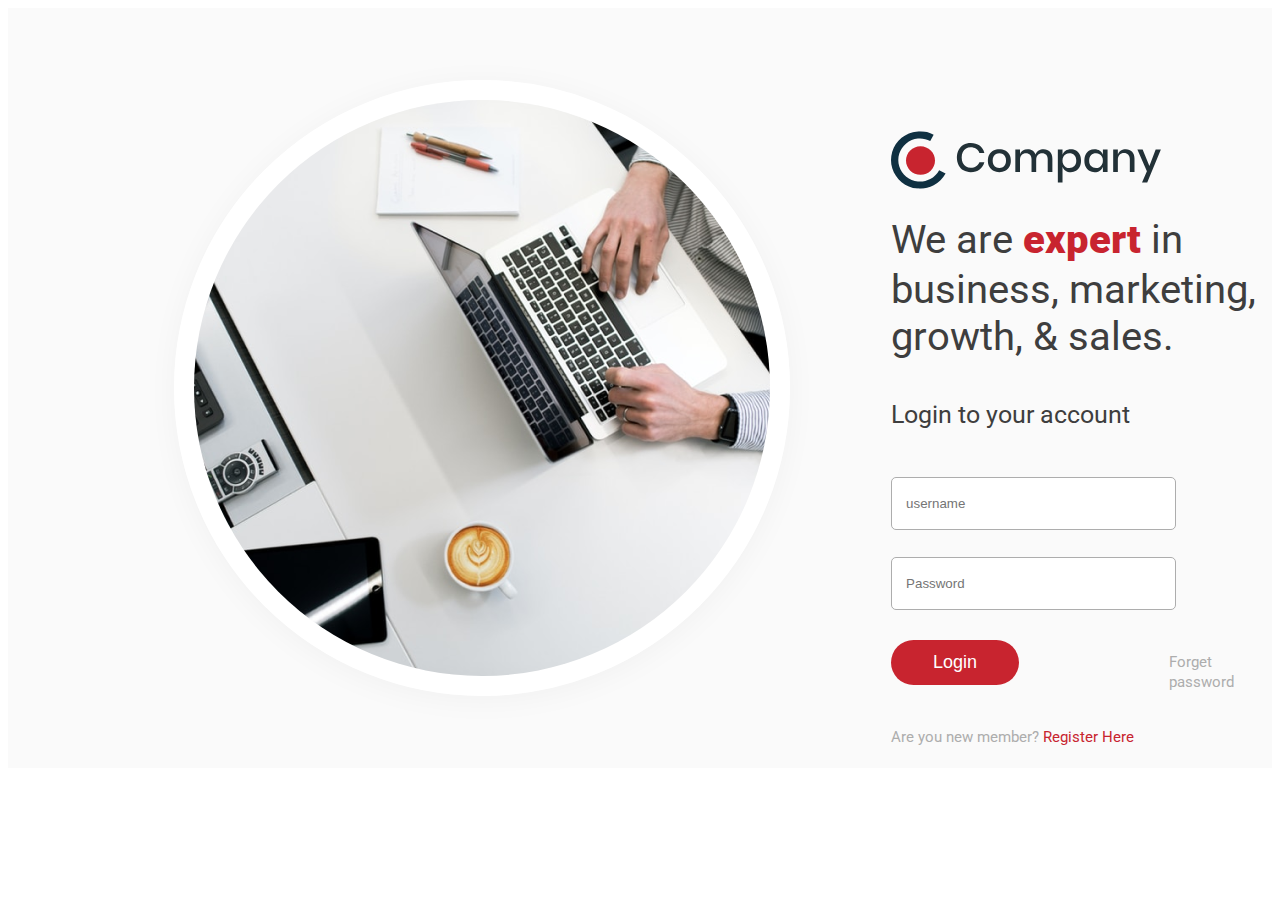
<file: index.html>
<!DOCTYPE html>
<html lang="en">
<head>
    <meta charset="UTF-8">
    <meta http-equiv="X-UA-Compatible" content="IE=edge">
    <meta name="viewport" content="width=device-width, initial-scale=1.0">
    <link rel="preconnect" href="https://fonts.googleapis.com">
<link rel="preconnect" href="https://fonts.gstatic.com" crossorigin>
<link href="https://fonts.googleapis.com/css2?family=Roboto:wght@300;400;700;900&display=swap" rel="stylesheet">
    <link href="css/loginpage.css" rel="stylesheet">
    <title>Document</title>
</head>
<body>
    <div>
        <div class="cont">
        <div class="left">
            <img src="images/hero-image.png">
        </div>
        <div class="right">
            <img class="header-logo"src="images/header-logo.svg">
            <p class="text1">We are
                <span class="expert-txt"> expert</span>
                 in business, marketing, growth, & sales.</p>
                 <p class="text2">Login to your account</p>
                 <input class="uname" type="text" placeholder="username">
                 <input class="pass" type="password" placeholder="Password">
                 <div style="display: flex;">
                    <button id="login-btn" type="submit">Login</button>
                 <p class="forget">Forget password</p>
                 </div>
                 <p class="text3">Are you new member? <a id="register-link">Register Here</a></p>
                 
        </div>
    </div>
    </div>
    
</body>
</html>
</file>
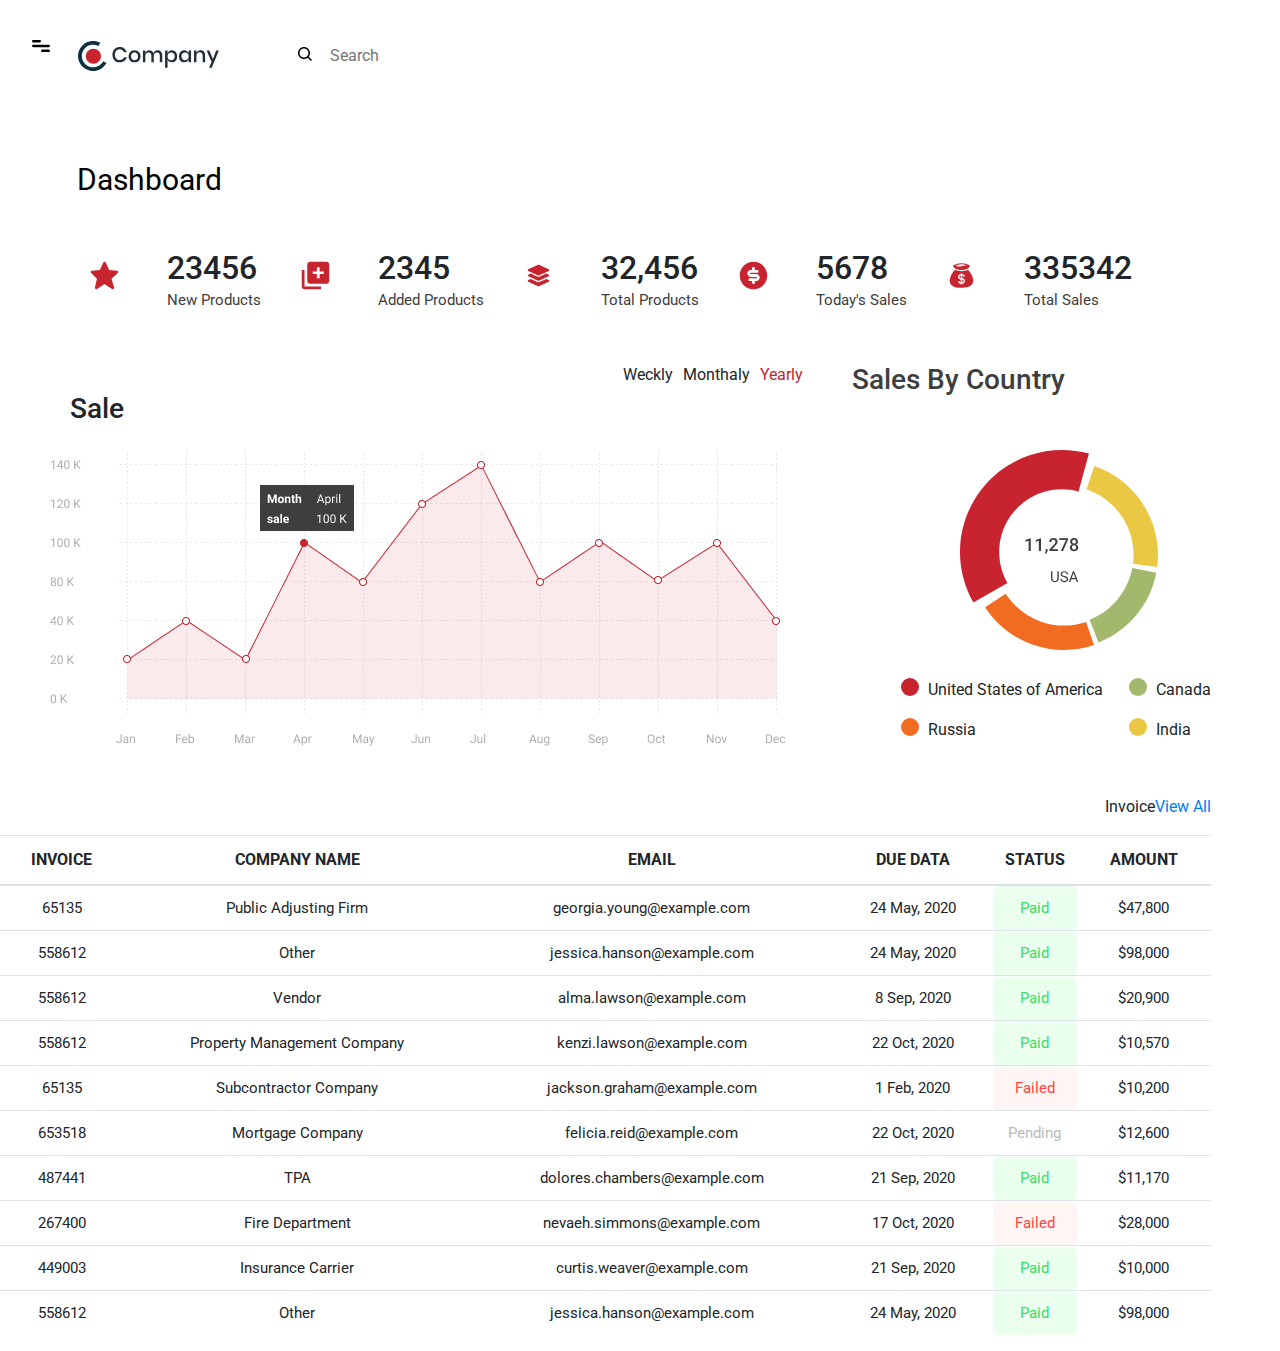
<file: dashboard.html>
<!DOCTYPE html>
<html lang="en">
  <head>
    <meta charset="UTF-8" />
    <meta http-equiv="X-UA-Compatible" content="IE=edge" />
    <meta name="viewport" content="width=device-width, initial-scale=1.0" />
    
    <link type="text/css" rel="stylesheet" href="css/bootstrap.min.css" />
    <link type="text/css" rel="stylesheet" href="css\dashboard.css" />
    <link rel="preconnect" href="https://fonts.googleapis.com" />
    <link rel="preconnect" href="https://fonts.gstatic.com" crossorigin />
    <link
      href="https://fonts.googleapis.com/css2?family=Roboto:wght@300;400&family=Ubuntu&display=swap"
      rel="stylesheet"
    />
    <link rel="preconnect" href="https://fonts.googleapis.com" />
    <link rel="preconnect" href="https://fonts.gstatic.com" crossorigin />
    <link
      href="https://fonts.googleapis.com/css2?family=Roboto:wght@900&family=Ubuntu&display=swap"
      rel="stylesheet"
    />
    <title>Document</title>
  </head>
  <body>
    <div class="cont">
      <a id="menu-img"><img class="menu-logo" src="images\menu-bar.svg"/></a>
      
      <img class="header-logo" src="images/header-logo.svg" />
      <img class="search-icon" src="images\search-icon.svg" />
      <input class="search" placeholder="Search" />
      <img class="notification-icon" src="images\notification-icon.svg" />
      <img class="profile" src="images\profile.png" />
      <span class="name">John Doe</span>
      <img class="downward" src="images\downward-arrow.svg" />
    </div>

    <div class="cont">
      <aside id="side-bar"class="sidebar-active">
        <ul class="slider">
          <li style="display: flex;">
            <img class="search-icon-hide" src="images\search-icon.svg" />
      <input class="search-hide" placeholder="Search" />
      
            </li>
            <li style="display: flex;">
            <img class="profile-hide" src="images\profile.png" />
      <span class="name-hide">John Doe</span></li>
          <li class="active-box">
            <img class="img-logo" src="images\dashboard-active.svg" />
            <p class="active-text">Dashboard</p>
          </li>

          <li></li>
          <li class="box">
            <img class="img-logo" src="images\graph-default.svg" />
            <p class="text">Analysis</p>
          </li>
          <li class="box">
            <img class="img-logo" src="images\inbox-default.svg" />
            <p class="text">Inbox</p>
          </li>
          <li class="box">
            <img class="img-logo" src="images\clock-default.svg" />
            <p class="text">History</p>
          </li>

          <li class="box">
            <img class="img-logo" src="images\user-default.svg" />
            <p class="text">Users</p>
          </li>
          <li class="box">
            <img class="img-logo" src="images\maintenance-default.svg" />
            <p class="text">Maintainence</p>
          </li>
        </ul>
      </aside>
      <div class="maindiv">
        <p class="dash-text">Dashboard</p>
        <div class="insight">
          <div class="productinfo">
            <img class="info-img" src="images\star.svg " />
            <div class="info-txt">
              <h2>23456</h2>
              <p>New Products</p>
            </div>
          </div>
          <div class="productinfo">
            <img class="info-img" src="images\new-product.svg" />
            <div class="info-txt">
              <h2>2345</h2>
              <p>Added Products</p>
            </div>
          </div>
          <div class="productinfo">
            <img class="info-img" src="images\total-product.svg" />
            <div class="info-txt">
              <h2>32,456</h2>
              <p>Total Products</p>
            </div>
          </div>
          <div class="productinfo">
            <img class="info-img" src="images\dollar-filled.svg" />
            <div class="info-txt">
              <h2>5678</h2>
              <p>Today's Sales</p>
            </div>
          </div>
          <div class="productinfo">
            <img class="info-img" src="images\money-bag.svg" />
            <div class="info-txt">
              <h2>335342</h2>
              <p>Total Sales</p>
            </div>
          </div>
        </div>

        <div class="chart">
          <div class="datagraph">
            <div class="choise">
              <h3>Sale</h3>

              <p id="w">Weckly</p>
              <p id="m">Monthaly</p>
              <p id="y">Yearly</p>
            </div>
            <img src="images\data-graph.png" />
          </div>
          <div class="piechart">
            <h3>Sales By Country</h3>
            <img src="images\pie-chart.svg" />
            <div class="country-data">
              <div class="contry-vise">
              <div class="country-vise">
                <div class="dot-red dots"></div>
                <p class="country-name">United States of America</p>
              </div>
              <div class="country-vise">
                <div class="dot-orange dots"></div>
                <p class="country-name">Russia</p>
              </div>
            </div>
              <div class="contry-vise">
              <div class="country-vise">
                <div class="dot-green dots"></div>
                <p class="country-name">Canada</p>
              </div>
              <div class="country-vise">
                <div class="dot-yellow dots"></div>
                <p class="country-name">India</p>
              </div>
            </div>
            </div>
              </div>
              </div>
         <div class="table-container"> 
             <div class="invoice-title">
              <p>Invoice</p>
          <a href="">View All</a>
             </div>
          <div style="overflow-x:auto;">
          <table style="width: 100%;" class="table">
            <thead>
              <tr>
                <th scope="col">INVOICE</th>
                <th scope="col">COMPANY NAME</th>
                <th scope="col">EMAIL</th>
                <th scope="col">DUE DATA</th>
                <th scope="col">STATUS</th>
                <th class="amount"scope="col">AMOUNT</th>
              </tr>
            </thead>
            <tbody>
              <tr>
            <td>65135</td>
            <td>Public Adjusting Firm</td>
            <td>georgia.young@example.com</td>
            <td>24 May, 2020</td>
            <td class="paid">Paid</td>
            <td>$47,800</td>

          </tr>
          <tr>
            <td>558612</td>
            <td>Other</td>
            <td>jessica.hanson@example.com</td>
            <td>24 May, 2020</td>
            <td class="paid">Paid</td>
            <td>$98,000</td>

          </tr>
          <tr>
            <td>558612</td>
            <td>Vendor</td>
            <td>alma.lawson@example.com</td>
            <td>8 Sep, 2020</td>
            <td class="paid">Paid</td>
            <td>$20,900</td>

          </tr>
          <tr>
            <td>558612</td>
            <td>Property Management Company</td>
            <td>kenzi.lawson@example.com</td>
            <td>22 Oct, 2020</td>
            <td class="paid">Paid</td>
            <td>$10,570</td>

          </tr>
          <tr>
            <td>65135</td>
            <td>Subcontractor Company</td>
            <td>jackson.graham@example.com</td>
            <td>1 Feb, 2020</td>
            <td class="failed">Failed</td>
            <td>$10,200</td>

          </tr>
          <tr>
            <td>653518</td>
            <td>Mortgage Company</td>
            <td>felicia.reid@example.com</td>
            <td>22 Oct, 2020</td>
            <td class="pending">Pending</td>
            <td>$12,600</td>

          </tr>
          <tr>
            <td>487441</td>
            <td>TPA</td>
            <td>dolores.chambers@example.com</td>
            <td>21 Sep, 2020</td>
            <td class="paid">Paid</td>
            <td>$11,170</td>

          </tr>
          <tr>
            <td>267400</td>
            <td>Fire Department</td>
            <td>nevaeh.simmons@example.com</td>
            <td>17 Oct, 2020</td>
            <td class="failed">Failed</td>
            <td>$28,000</td>

          </tr>
          <tr>
            <td>449003</td>
            <td>Insurance Carrier</td>
            <td>curtis.weaver@example.com</td>
            <td>21 Sep, 2020</td>
            <td class="paid">Paid</td>
            <td>$10,000</td>

          </tr>
           <tr>
            <td>558612</td>
            <td>Other</td>
            <td>jessica.hanson@example.com</td>
            <td>24 May, 2020</td>
            <td class="paid">Paid</td>
            <td>$98,000</td>

          </tr>
            </tbody>
        </table>
        </div>
        
        </div> 
          </div>
        </div>

      </div>
    </div>
    <script>
      
        document.getElementById("menu-img").onclick = function() {
          document.getElementById("side-bar").classList.toggle("display-none");
        }
        
    </script>
  </body>
</html>
</file>
<file: css/loginpage.css>
.cont{
display: flex;

    margin: auto;
    justify-content: space-between;
    align-items: center;
    background-color: #fafafa;
}
.left{
width: 650px;
    height: 616px;
    margin-left: 166px;
    margin-top: 72px;
    margin-bottom: 72px;
}
.left img{


    border-radius: 50%;
    border: 20px solid #ffffff;
    box-shadow: 0px 4px 31px #0000000a;
}
.right{
    
width: auto;
margin-left: 8%;
    /* margin-left: 150px; */
}
.header-logo{
    width: 272px;
        height: 58px;
        margin-top: 106px;
}
.text1{
    
    margin-top: 20px;
        text-align: left;
        font-family: Roboto;
        font-size: 40px;
        letter-spacing: 0px;
        color: #3e3e3e;
        opacity: 1;
}
.expert-txt{
   
        
        text-align: left;
            font: normal normal 900 40px/53px Roboto;
            letter-spacing: 0px;
            color: #c8242f;
            display: inline;
}
.text2{
  
    margin-top: 31px;
    
        text-align: left;
        font-family: Roboto;
        font-weight: Regular;
        font-size: 25px;
        color: #3e3e3e;
}
.uname{
   
        width: 70%;
        height: 49px;
        /* UI Properties */
        background: #FFFFFF 0% 0% no-repeat padding-box;
        border: 1px solid #ADADAD;
        border-radius: 5px;
        opacity: 1;
        margin-top: 23px;
        padding-left: 14px;
}
.pass{
   
        width: 70%;
        height: 49px;
        /* UI Properties */
        background: #FFFFFF 0% 0% no-repeat padding-box;
        border: 1px solid #ADADAD;
        border-radius: 5px;
        opacity: 1;
        margin-top: 27px;
        padding-left: 14px;
}
#login-btn{
   display: inline;
    width: 138px;
        height: 45px;
        /* UI Properties */
        background: #C8242F 0% 0% no-repeat padding-box;
        border-radius: 23px;
        border: #FFFFFF;
        opacity: 1;
        margin-top: 30px;
        margin-right: 20px;
       
            
          font-size: 18px;
            font: normal normal medium 18px/24px Roboto;
            letter-spacing: 0px;
            color: #FFFFFF;
            opacity: 1;
}
.forget{
    font: normal normal normal 15px/20px Roboto;
        letter-spacing: 0px;
        color: #ADADAD;
        opacity: 1;
        margin-top: 42px;
        margin-left: 130px;
}
.text3{
    margin-top: 20px;
        margin-bottom: 5px;
        text-align: left;
        font: normal normal normal 15px/20px Roboto;
        letter-spacing: 0px;
        color: #adadad;
        opacity: 1;
    
}
#register-link{
    text-align: left;
        font: normal normal normal 15px/20px Roboto;
        letter-spacing: 0px;
        color: #c8242f;
        opacity: 1;
}


@media screen and (max-width:1024px) {
.right{
    margin-left: 50px;
    /* padding-left: 120px; */
}
.left{
width: 90%;
    height: 80%;
    margin-left: 20px;
}
.left img{
width: 90%;
    height: 80%;
}
.text1{
    width: 85%;
    margin: 5px 0px 5px 0px;    
}
.uname{
    width:70%;
    margin-top: 5px;
}
.pass{
    width: 70%;
}
.forget{
    margin-top: 25px;
    margin-left: 20px;
}
.text2{
margin:10px 0px 10px 0px;
}
#login-btn{
    margin-top: 15px;
}
.header-logo{
    margin-top: 70px;
}
}
@media screen and (max-width:768px) {
    .cont {
        flex-direction: column;
    }

    .left {
        width: 70%;
        height: 70%;
        margin: 10px 0px 10px 0px;
    }

    .left img {
        width: 70%;
    }
    .header-logo{
        margin-top: 10px;
    }

}
@media screen and (max-width:360px) {
    .cont {
        flex-direction: column;
    }

    .left {
        display: none;
    }

    .text1 {
        width: 300px;
    }

    .right {
        margin-left: 5px;
    }

    .header-logo {
        margin-top: 50px;
    }

    

    

    #login-btn {
        width: 100px;
        height: 25px;
    }

    .forget {
        margin-left: 50px;
    }
}
</file>
